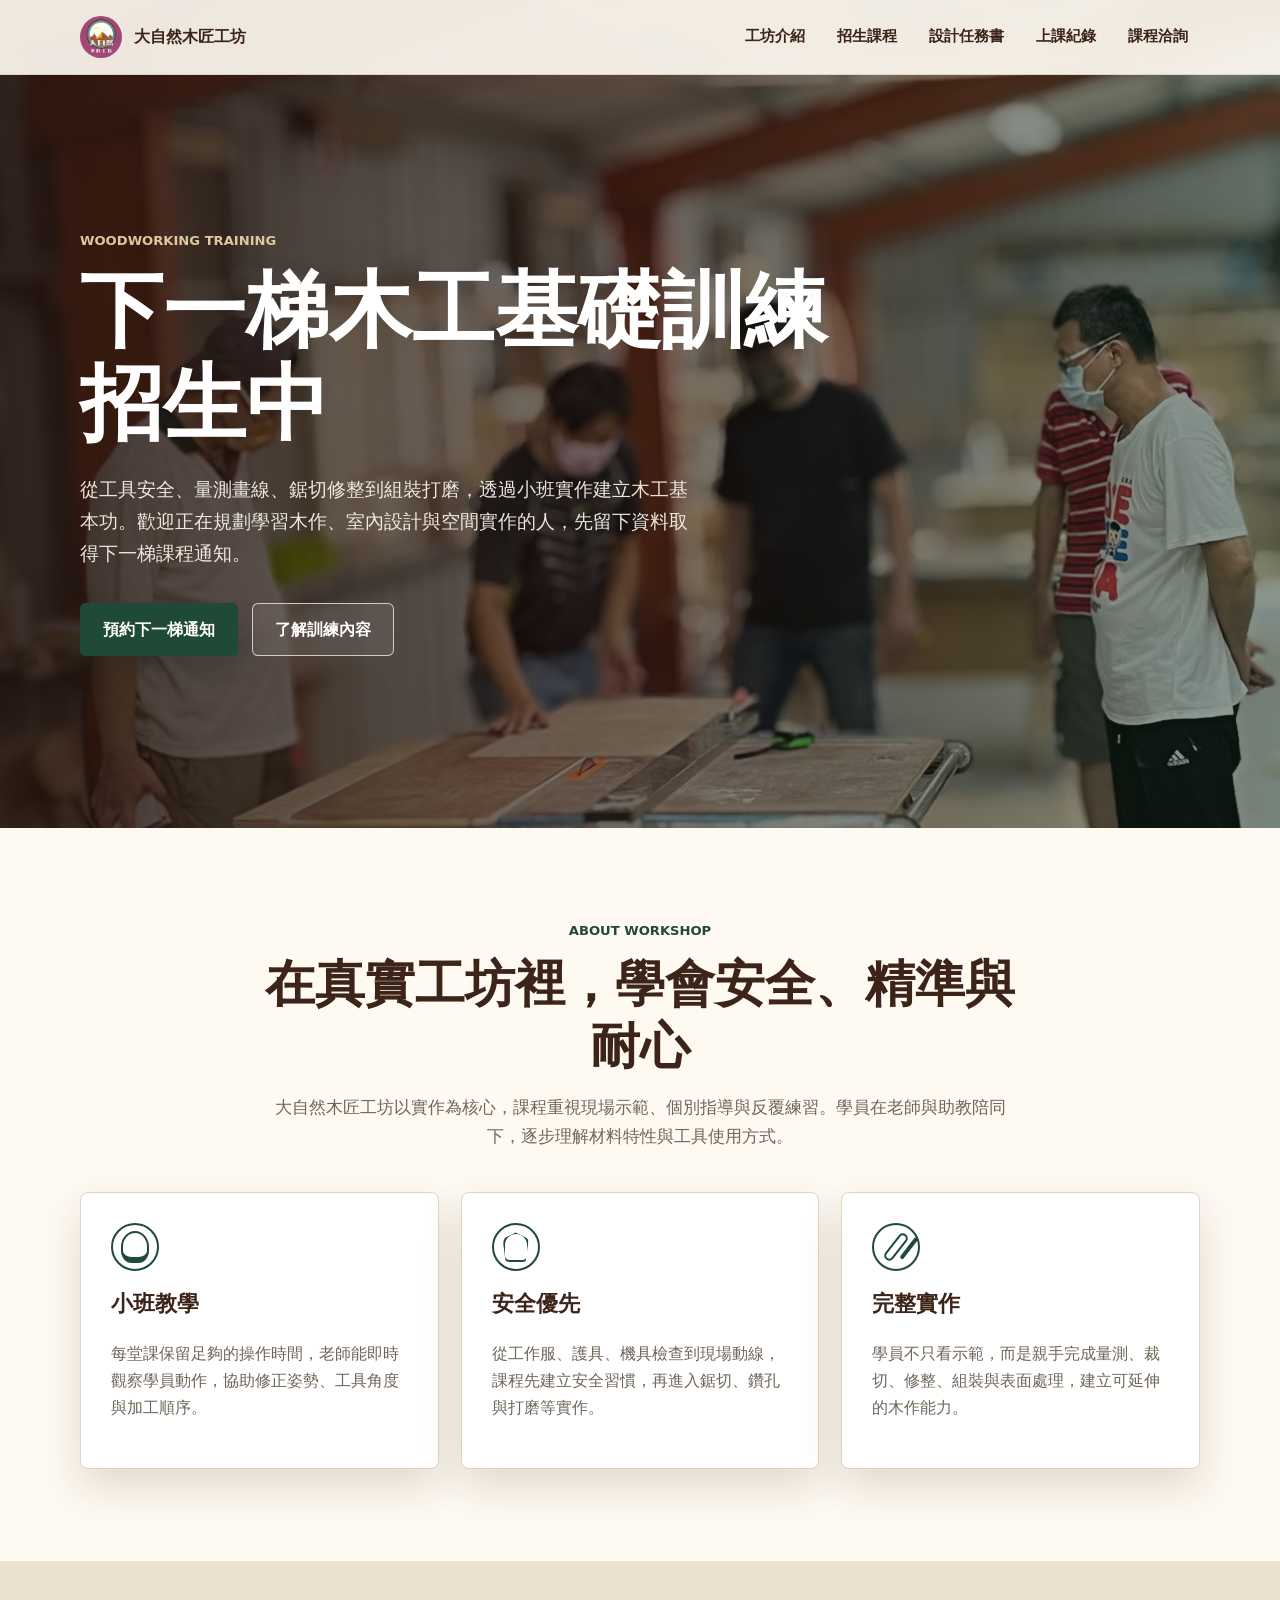
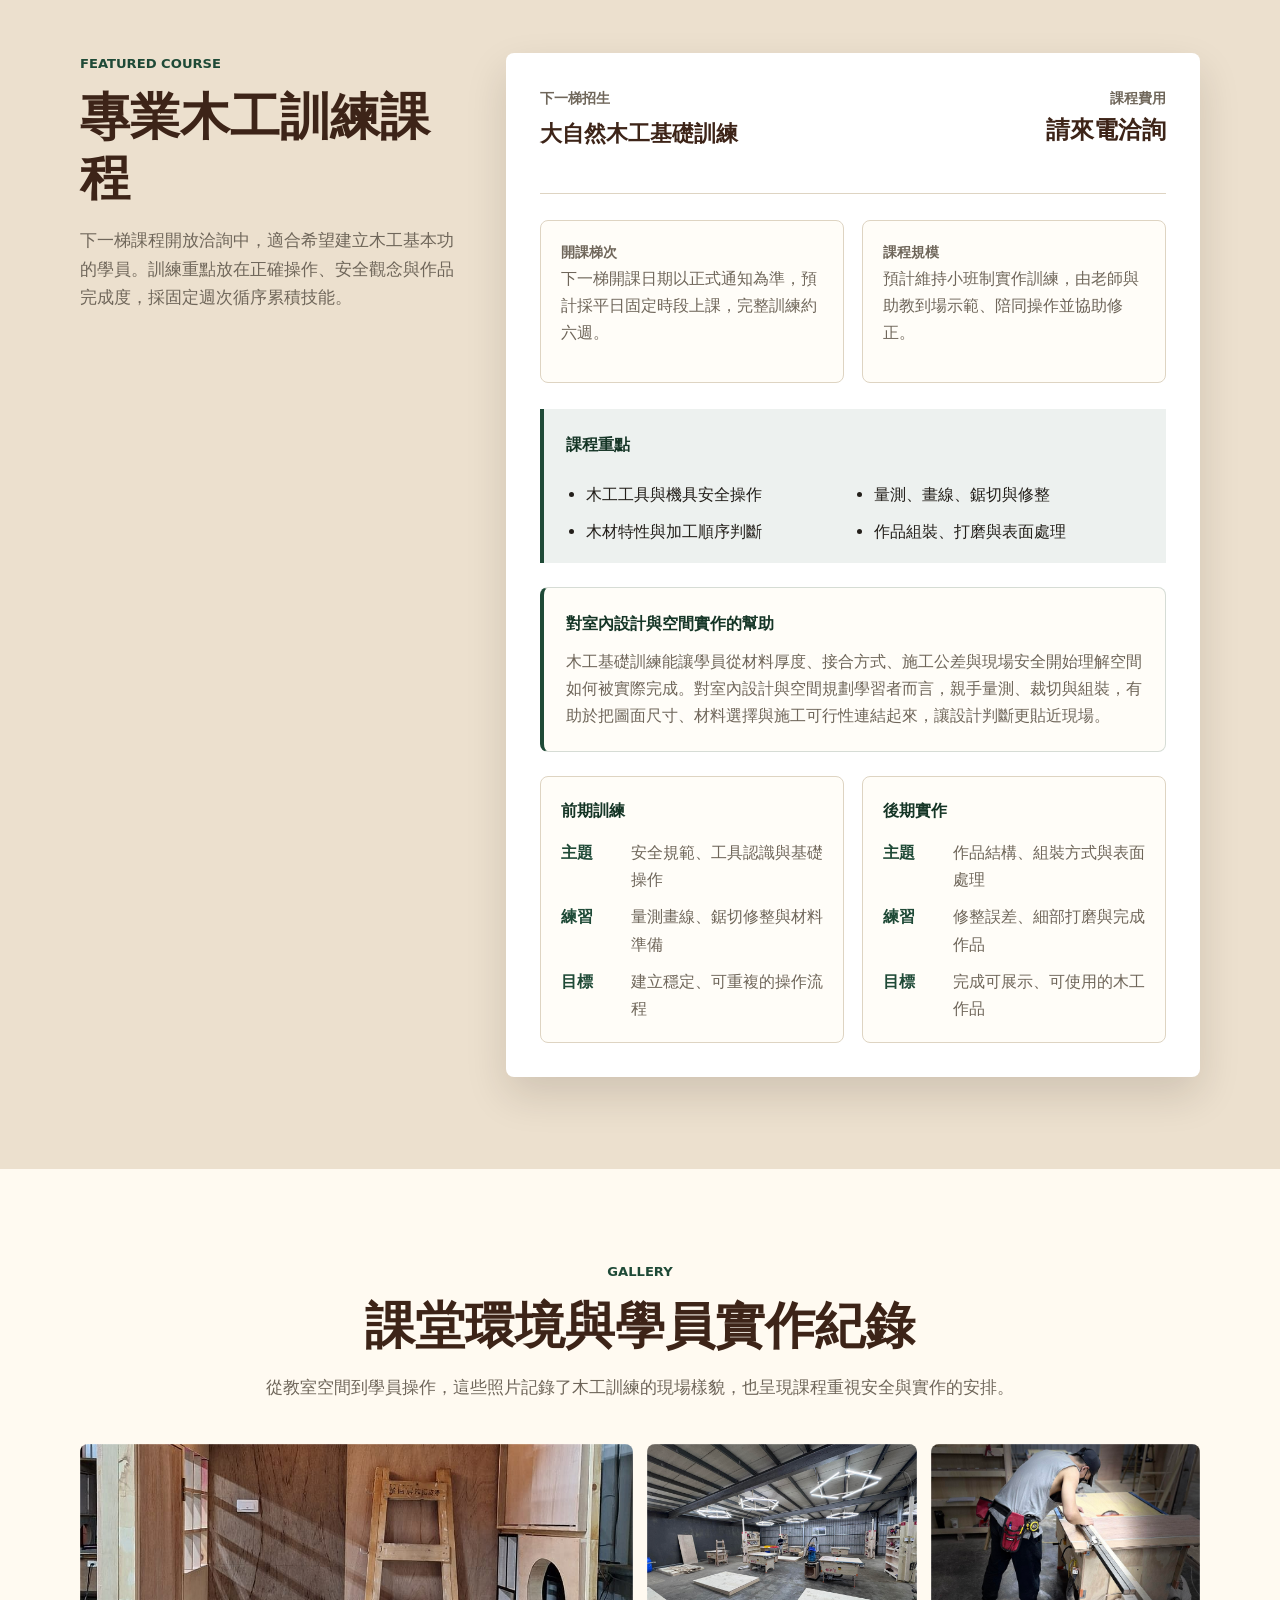
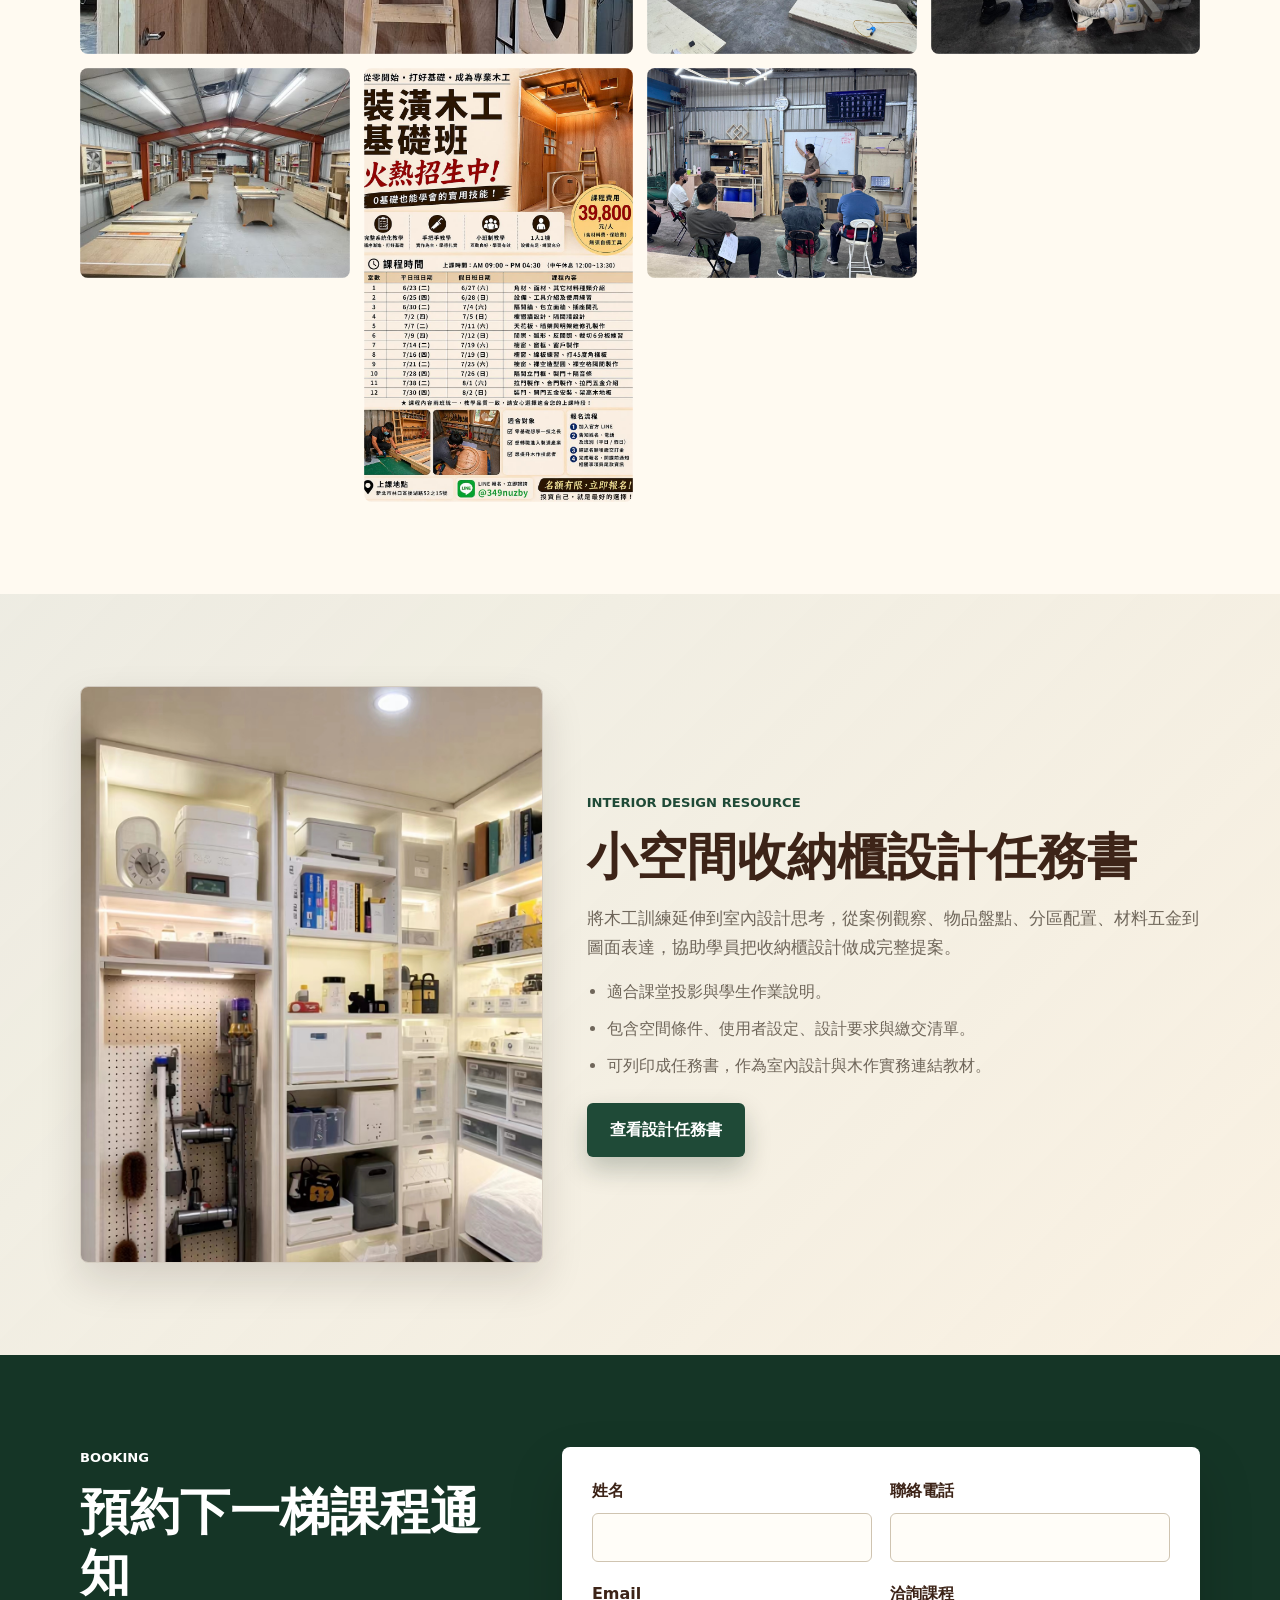
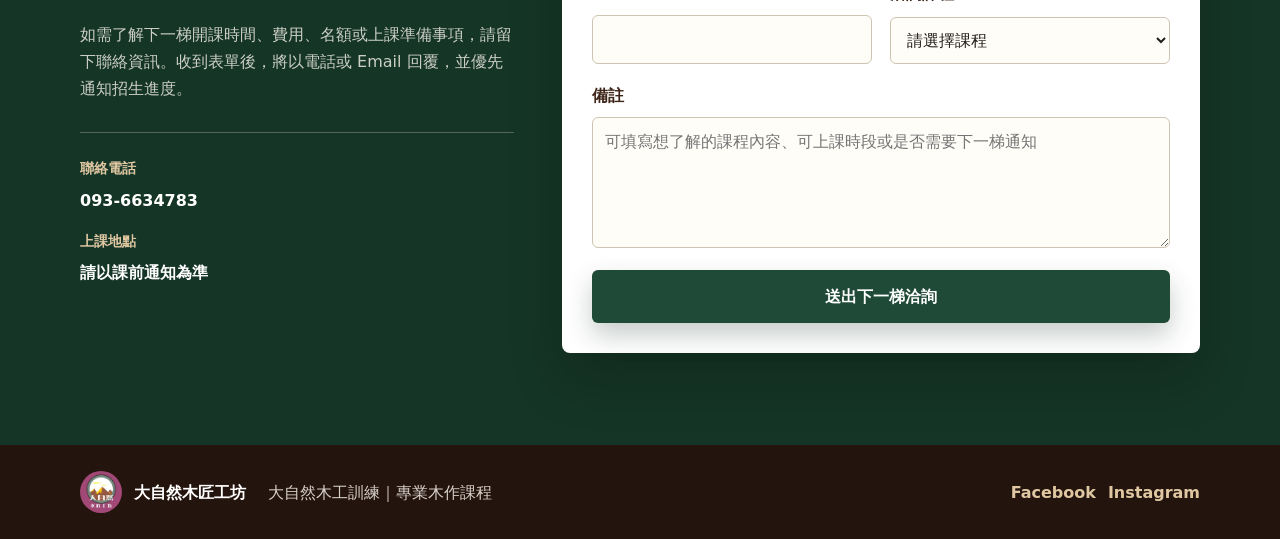
<file: index.html>
<!DOCTYPE html>
<html lang="zh-Hant">
<head>
  <meta charset="UTF-8">
  <meta name="viewport" content="width=device-width, initial-scale=1.0">
  <title>大自然木匠工坊｜木工基礎訓練招生中</title>
  <meta name="description" content="大自然木匠工坊木工基礎訓練下一梯招生中，從安全操作、工具認識到作品實作，陪伴學員建立扎實的木作基礎。">
  <link rel="stylesheet" href="styles.css">
</head>
<body>
  <header class="site-header">
    <nav class="nav-wrap" aria-label="主要導覽">
      <a class="brand" href="#top" aria-label="回到首頁">
        <img src="assets/logo.jpg" alt="大自然木匠工坊 Logo">
        <span>大自然木匠工坊</span>
      </a>
      <div class="nav-links">
        <a href="#about">工坊介紹</a>
        <a href="#courses">招生課程</a>
        <a href="#design-resource">設計任務書</a>
        <a href="#gallery">上課紀錄</a>
        <a href="#booking">課程洽詢</a>
      </div>
    </nav>
  </header>

  <main id="top">
    <section class="hero" aria-label="大自然木匠工坊木工訓練">
      <div class="hero-overlay"></div>
      <div class="hero-content">
        <p class="eyebrow">Woodworking Training</p>
        <h1>下一梯木工基礎訓練招生中</h1>
        <p class="hero-copy">從工具安全、量測畫線、鋸切修整到組裝打磨，透過小班實作建立木工基本功。歡迎正在規劃學習木作、室內設計與空間實作的人，先留下資料取得下一梯課程通知。</p>
        <div class="hero-actions">
          <a class="btn primary" href="#booking">預約下一梯通知</a>
          <a class="btn secondary" href="#courses">了解訓練內容</a>
        </div>
      </div>
    </section>

    <section id="about" class="section about-section">
      <div class="section-heading">
        <p class="eyebrow">About Workshop</p>
        <h2>在真實工坊裡，學會安全、精準與耐心</h2>
        <p>大自然木匠工坊以實作為核心，課程重視現場示範、個別指導與反覆練習。學員在老師與助教陪同下，逐步理解材料特性與工具使用方式。</p>
      </div>
      <div class="feature-grid">
        <article class="feature-card">
          <span class="line-icon icon-teacher" aria-hidden="true"></span>
          <h3>小班教學</h3>
          <p>每堂課保留足夠的操作時間，老師能即時觀察學員動作，協助修正姿勢、工具角度與加工順序。</p>
        </article>
        <article class="feature-card">
          <span class="line-icon icon-safety" aria-hidden="true"></span>
          <h3>安全優先</h3>
          <p>從工作服、護具、機具檢查到現場動線，課程先建立安全習慣，再進入鋸切、鑽孔與打磨等實作。</p>
        </article>
        <article class="feature-card">
          <span class="line-icon icon-tools" aria-hidden="true"></span>
          <h3>完整實作</h3>
          <p>學員不只看示範，而是親手完成量測、裁切、修整、組裝與表面處理，建立可延伸的木作能力。</p>
        </article>
      </div>
    </section>

    <section id="courses" class="section course-section">
      <div class="course-layout">
        <div class="section-heading align-left">
          <p class="eyebrow">Featured Course</p>
          <h2>專業木工訓練課程</h2>
          <p>下一梯課程開放洽詢中，適合希望建立木工基本功的學員。訓練重點放在正確操作、安全觀念與作品完成度，採固定週次循序累積技能。</p>
        </div>

        <article class="course-card">
          <div class="course-top">
            <div>
              <p class="course-label">下一梯招生</p>
              <h3>大自然木工基礎訓練</h3>
            </div>
            <div class="price">
              <span>課程費用</span>
              <strong>請來電洽詢</strong>
            </div>
          </div>

          <div class="course-info">
            <div>
              <span>開課梯次</span>
              <p>下一梯開課日期以正式通知為準，預計採平日固定時段上課，完整訓練約六週。</p>
            </div>
            <div>
              <span>課程規模</span>
              <p>預計維持小班制實作訓練，由老師與助教到場示範、陪同操作並協助修正。</p>
            </div>
          </div>

          <div class="teaching-points">
            <h4>課程重點</h4>
            <ul>
              <li>木工工具與機具安全操作</li>
              <li>量測、畫線、鋸切與修整</li>
              <li>木材特性與加工順序判斷</li>
              <li>作品組裝、打磨與表面處理</li>
            </ul>
          </div>

          <div class="design-note">
            <h4>對室內設計與空間實作的幫助</h4>
            <p>木工基礎訓練能讓學員從材料厚度、接合方式、施工公差與現場安全開始理解空間如何被實際完成。對室內設計與空間規劃學習者而言，親手量測、裁切與組裝，有助於把圖面尺寸、材料選擇與施工可行性連結起來，讓設計判斷更貼近現場。</p>
          </div>

          <div class="schedule-wrap" aria-label="課程安排">
            <div class="schedule-card">
              <h4>前期訓練</h4>
              <dl>
                <div><dt>主題</dt><dd>安全規範、工具認識與基礎操作</dd></div>
                <div><dt>練習</dt><dd>量測畫線、鋸切修整與材料準備</dd></div>
                <div><dt>目標</dt><dd>建立穩定、可重複的操作流程</dd></div>
              </dl>
            </div>
            <div class="schedule-card">
              <h4>後期實作</h4>
              <dl>
                <div><dt>主題</dt><dd>作品結構、組裝方式與表面處理</dd></div>
                <div><dt>練習</dt><dd>修整誤差、細部打磨與完成作品</dd></div>
                <div><dt>目標</dt><dd>完成可展示、可使用的木工作品</dd></div>
              </dl>
            </div>
          </div>
        </article>
      </div>
    </section>

    <section id="gallery" class="section gallery-section">
      <div class="section-heading">
        <p class="eyebrow">Gallery</p>
        <h2>課堂環境與學員實作紀錄</h2>
        <p>從教室空間到學員操作，這些照片記錄了木工訓練的現場樣貌，也呈現課程重視安全與實作的安排。</p>
      </div>
      <div class="gallery-grid">
        <figure class="wide"><img src="assets/classroom-1.jpg" alt="大自然木匠工坊教室環境"></figure>
        <figure><img src="assets/workshop-1.jpg" alt="木工課程工具與材料"></figure>
        <figure><img src="assets/student-1.jpg" alt="學員進行木工實作"></figure>
        <figure><img src="assets/classroom-2.jpg" alt="木工教室設備"></figure>
        <figure class="tall"><img src="assets/student-2.jpg" alt="學員操作木工工具"></figure>
        <figure><img src="assets/workshop-2.jpg" alt="木工訓練上課現場"></figure>
      </div>
    </section>

    <section id="design-resource" class="section design-resource-section">
      <div class="resource-layout">
        <div class="resource-media">
          <img src="assets/storage-case-main.jpg" alt="小空間收納櫃設計案例">
        </div>
        <div class="section-heading align-left">
          <p class="eyebrow">Interior Design Resource</p>
          <h2>小空間收納櫃設計任務書</h2>
          <p>將木工訓練延伸到室內設計思考，從案例觀察、物品盤點、分區配置、材料五金到圖面表達，協助學員把收納櫃設計做成完整提案。</p>
          <ul class="resource-list">
            <li>適合課堂投影與學生作業說明。</li>
            <li>包含空間條件、使用者設定、設計要求與繳交清單。</li>
            <li>可列印成任務書，作為室內設計與木作實務連結教材。</li>
          </ul>
          <a class="btn primary" href="design-task.html">查看設計任務書</a>
        </div>
      </div>
    </section>

    <section id="booking" class="section booking-section">
      <div class="booking-layout">
        <div class="booking-copy">
          <p class="eyebrow">Booking</p>
          <h2>預約下一梯課程通知</h2>
          <p>如需了解下一梯開課時間、費用、名額或上課準備事項，請留下聯絡資訊。收到表單後，將以電話或 Email 回覆，並優先通知招生進度。</p>
          <div class="contact-note">
            <span>聯絡電話</span>
            <strong>093-6634783</strong>
            <span>上課地點</span>
            <strong>請以課前通知為準</strong>
          </div>
        </div>

        <form class="booking-form" id="bookingForm" name="course-inquiry" method="POST" data-netlify="true" netlify-honeypot="bot-field">
          <input type="hidden" name="form-name" value="course-inquiry">
          <p class="hidden-field">
            <label>請勿填寫此欄位 <input name="bot-field"></label>
          </p>
          <div class="form-field">
            <label for="name">姓名</label>
            <input id="name" name="name" type="text" autocomplete="name" required>
          </div>
          <div class="form-field">
            <label for="phone">聯絡電話</label>
            <input id="phone" name="phone" type="tel" autocomplete="tel" required>
          </div>
          <div class="form-field">
            <label for="email">Email</label>
            <input id="email" name="email" type="email" autocomplete="email" required>
          </div>
          <div class="form-field">
            <label for="course">洽詢課程</label>
            <select id="course" name="course" required>
              <option value="">請選擇課程</option>
              <option value="大自然木工基礎訓練下一梯">大自然木工基礎訓練下一梯</option>
              <option value="木工基礎入門">木工基礎入門</option>
              <option value="課程資訊洽詢">課程資訊洽詢</option>
            </select>
          </div>
          <div class="form-field full">
            <label for="message">備註</label>
            <textarea id="message" name="message" rows="4" placeholder="可填寫想了解的課程內容、可上課時段或是否需要下一梯通知"></textarea>
          </div>
          <button class="btn primary submit-btn" type="submit">送出下一梯洽詢</button>
          <p class="form-status" id="formStatus" role="status" aria-live="polite"></p>
        </form>
      </div>
    </section>
  </main>

  <footer class="site-footer">
    <div>
      <img src="assets/logo.jpg" alt="大自然木匠工坊 Logo">
      <strong>大自然木匠工坊</strong>
    </div>
    <address>大自然木工訓練｜專業木作課程</address>
    <nav aria-label="社群連結">
      <a href="#" aria-label="Facebook 社群連結">Facebook</a>
      <a href="#" aria-label="Instagram 社群連結">Instagram</a>
    </nav>
  </footer>

  <script src="app.js"></script>
</body>
</html>
</file>
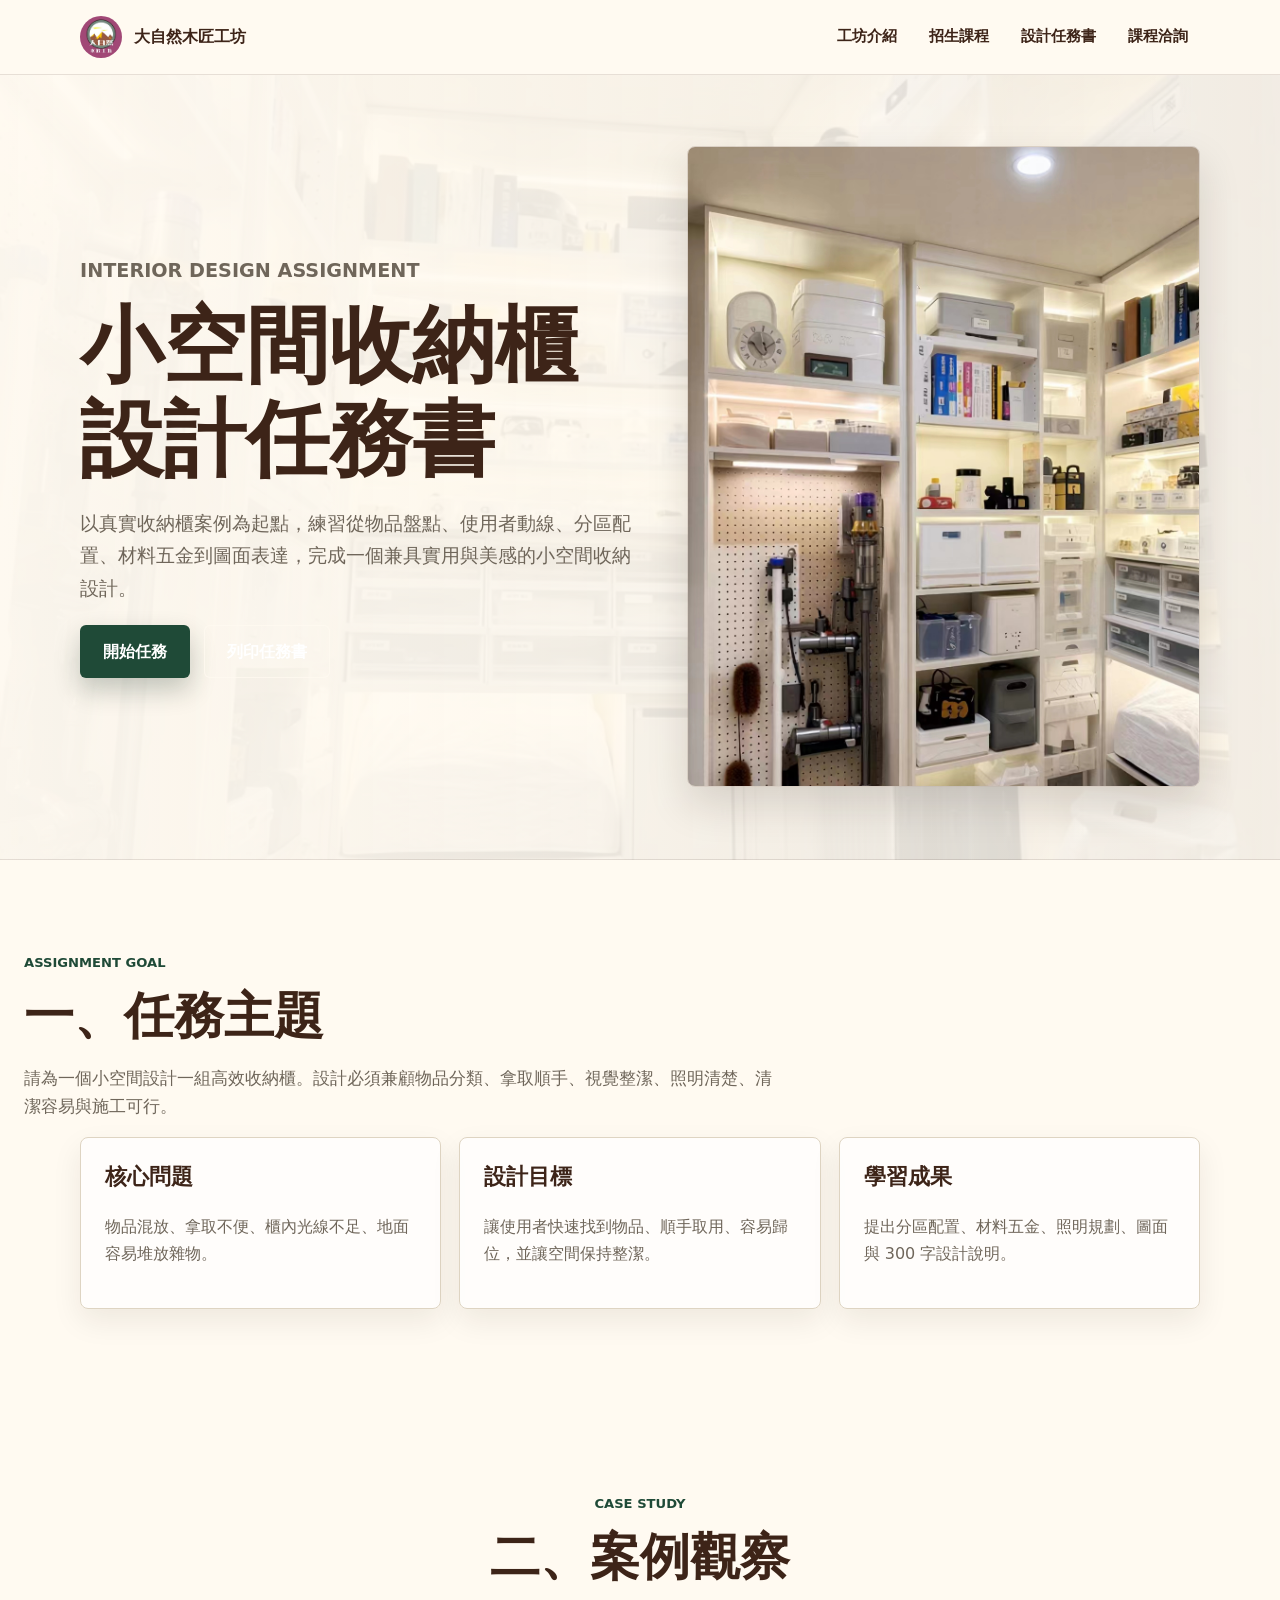
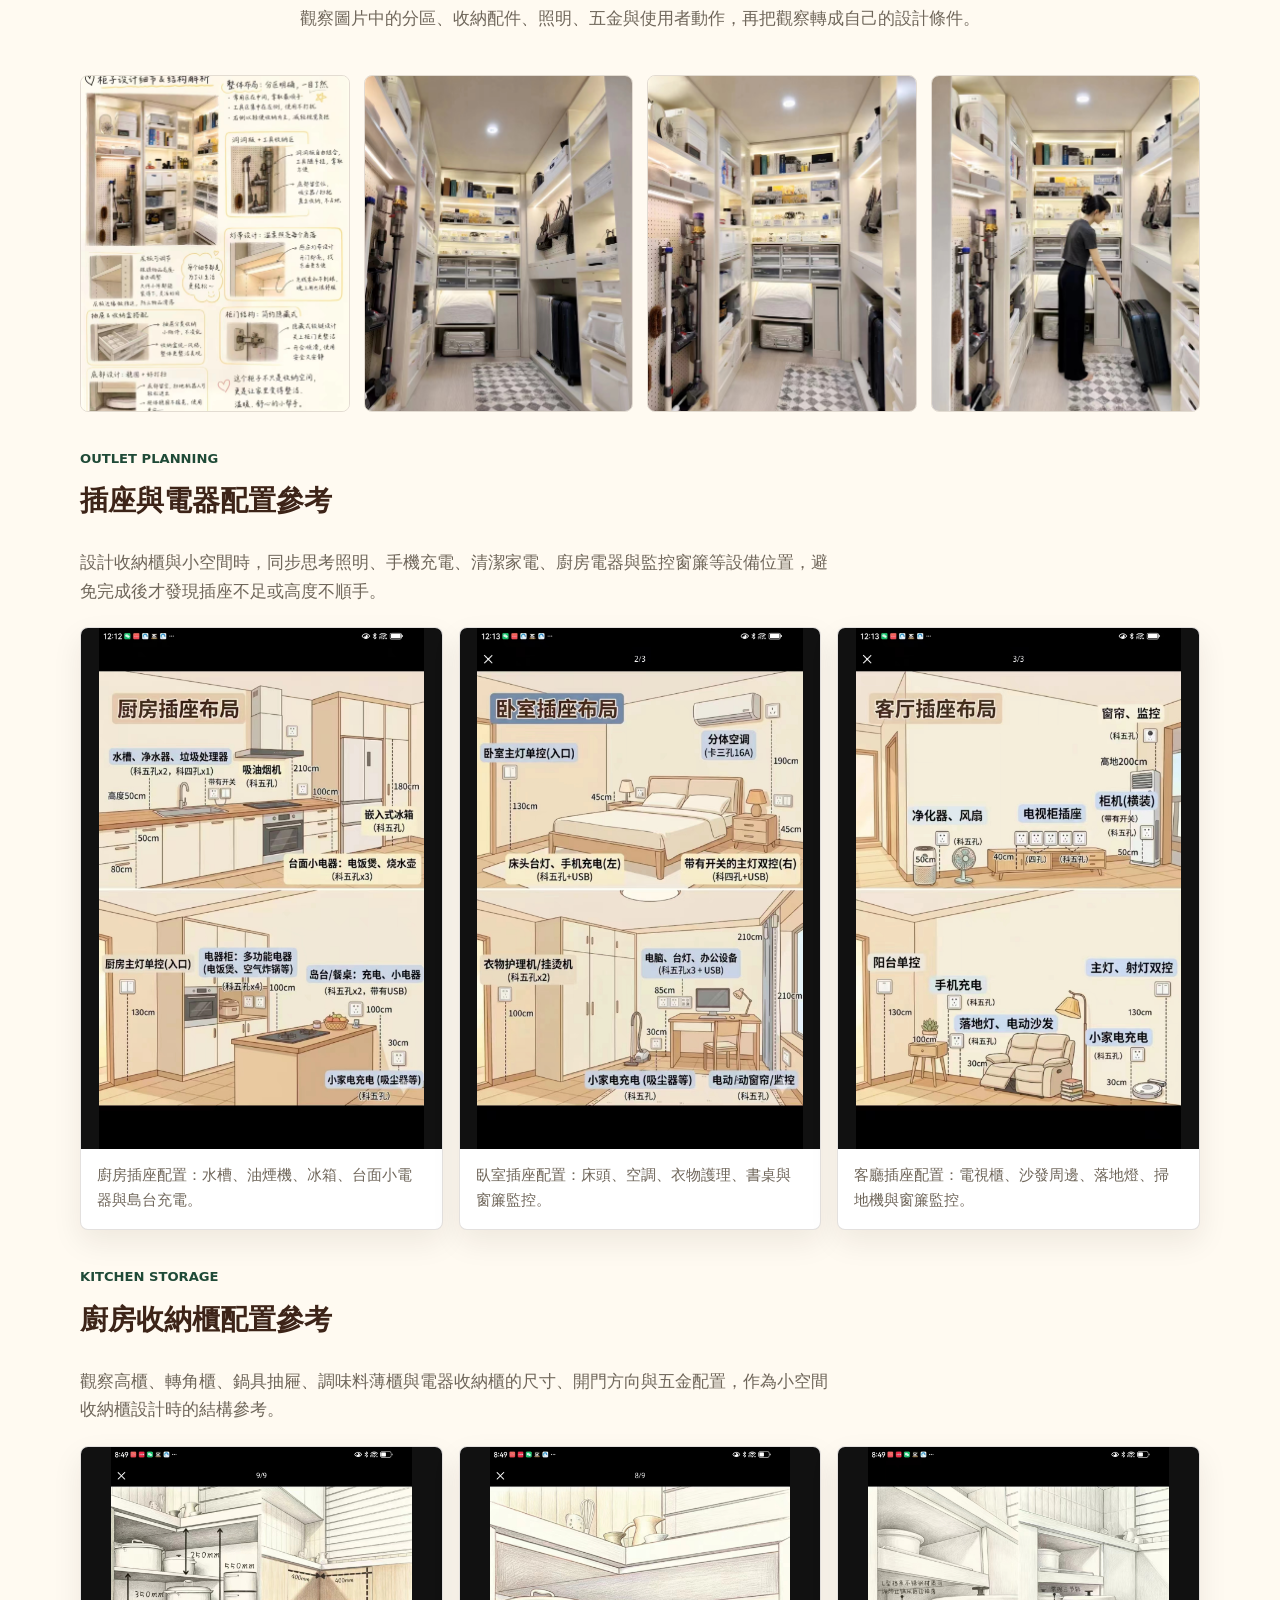
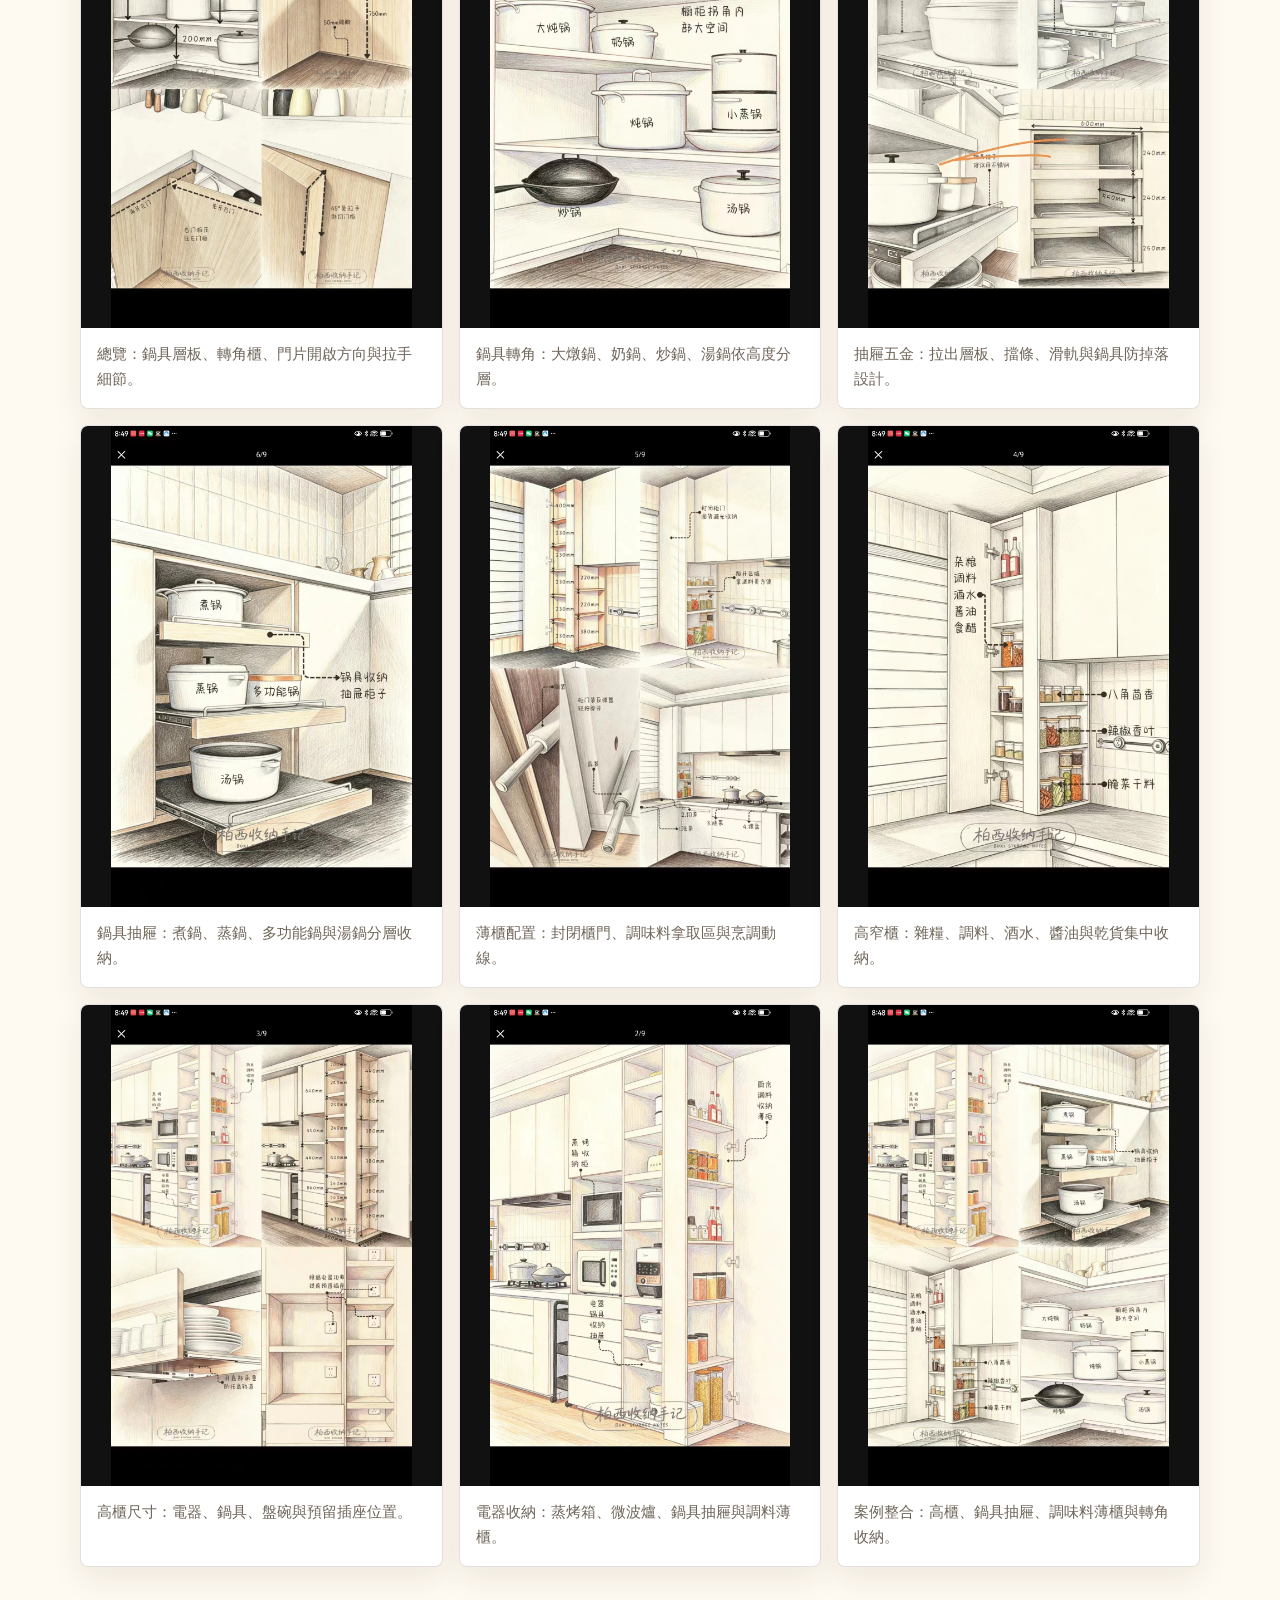
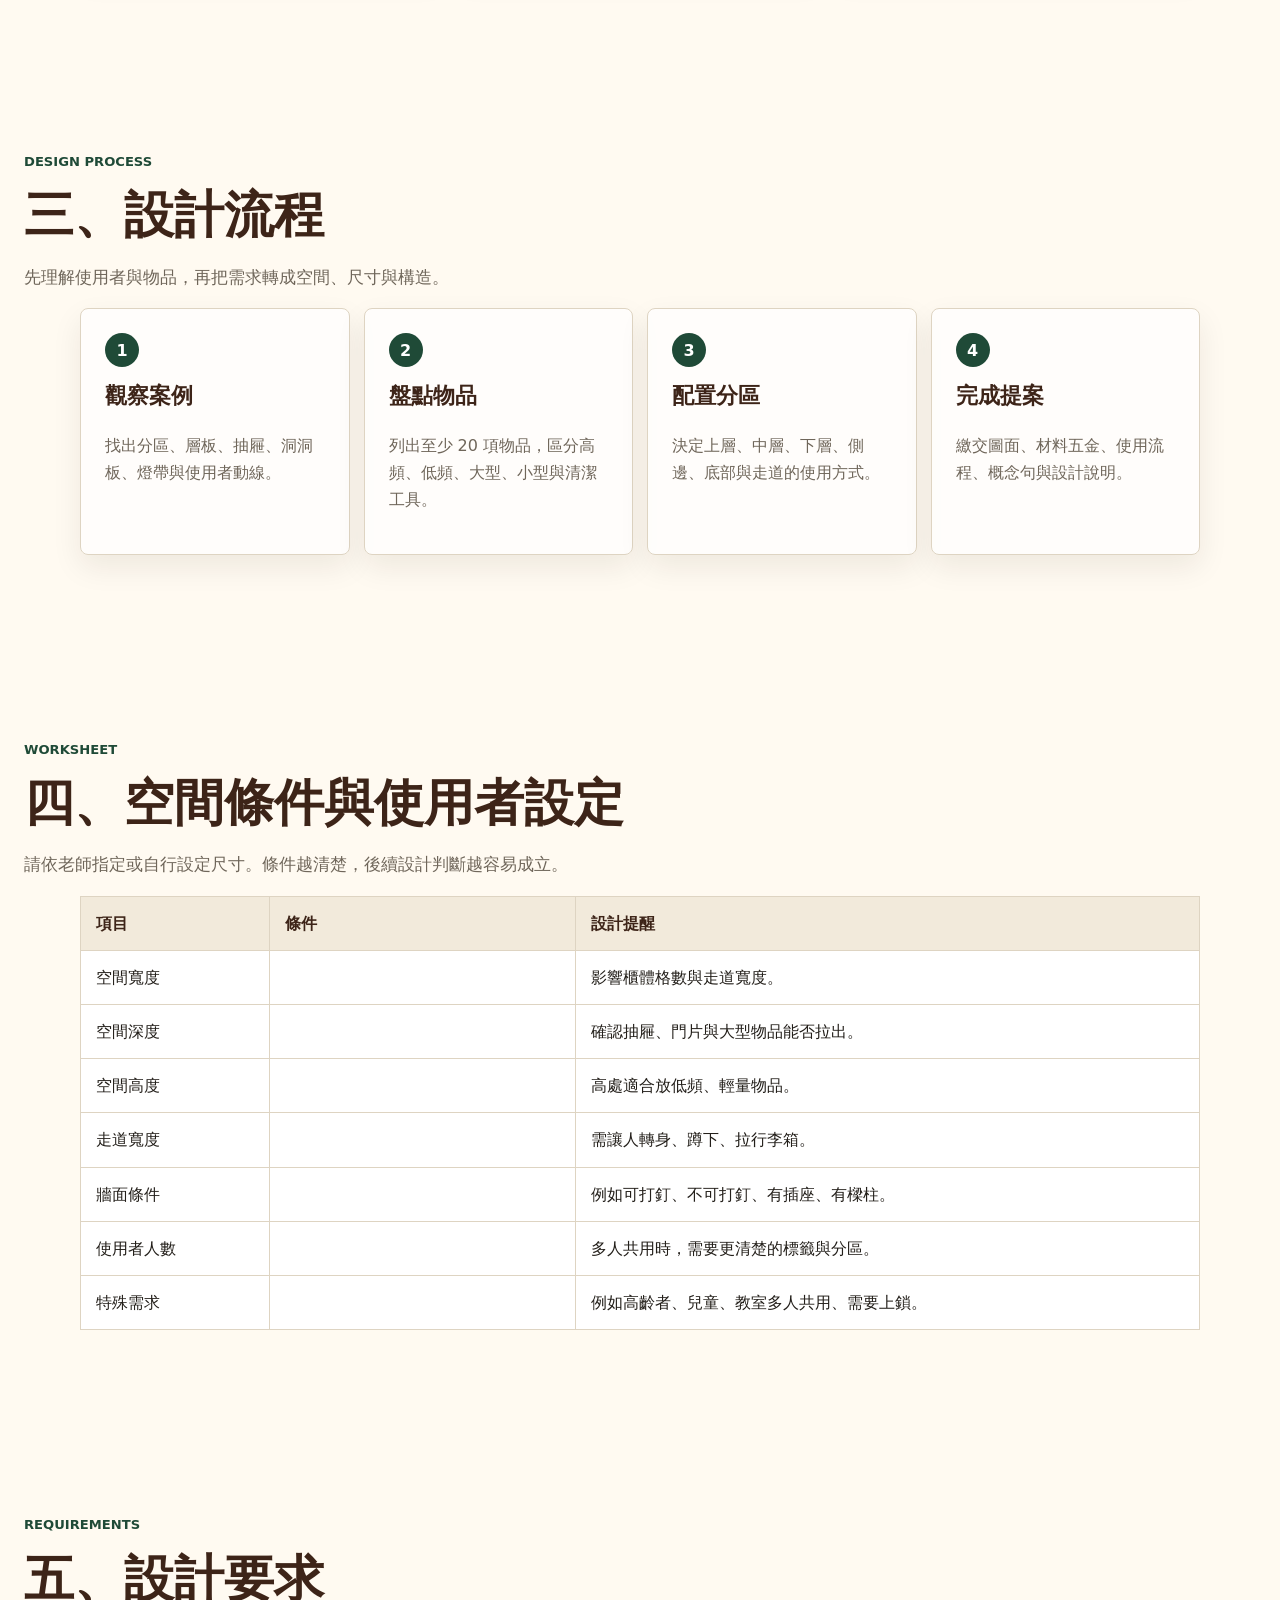
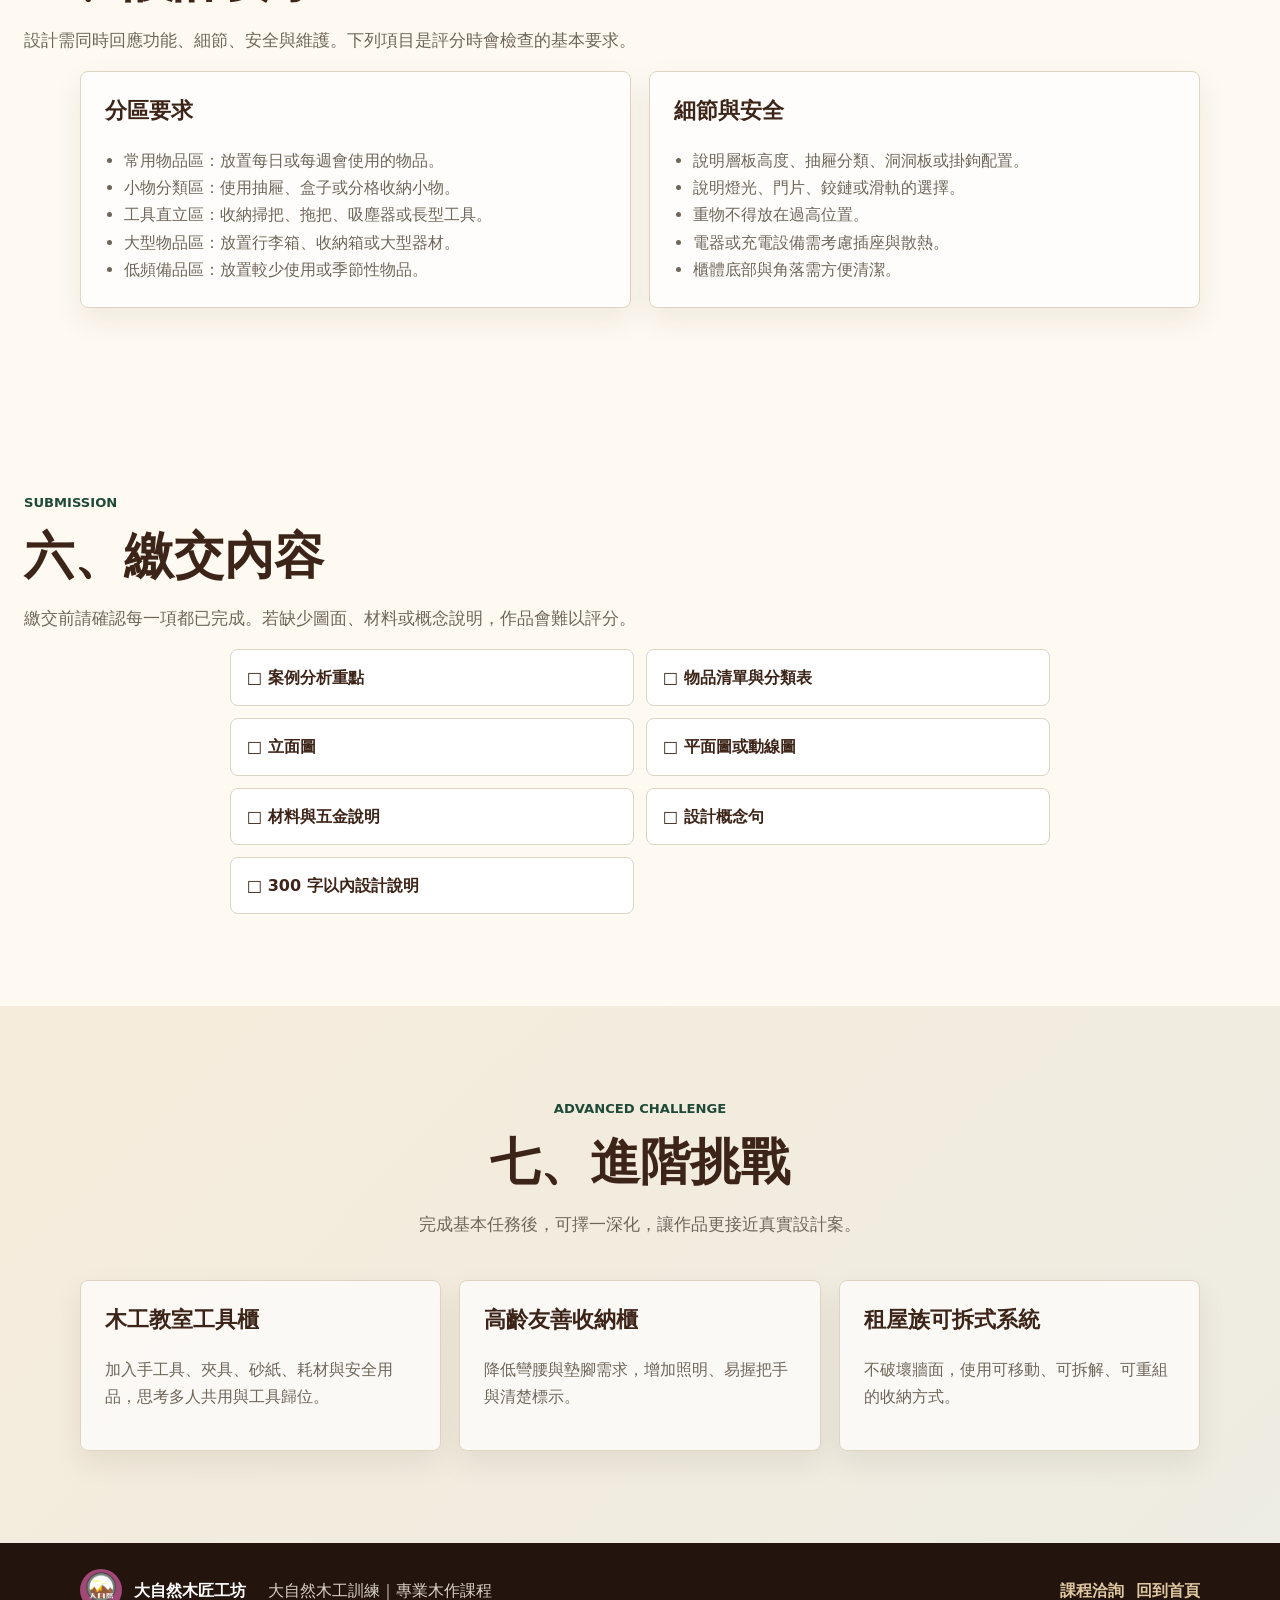
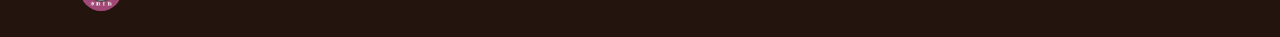
<file: design-task.html>
<!DOCTYPE html>
<html lang="zh-Hant">
<head>
  <meta charset="UTF-8">
  <meta name="viewport" content="width=device-width, initial-scale=1.0">
  <title>小空間收納櫃設計任務書｜大自然木匠工坊</title>
  <meta name="description" content="大自然木匠工坊室內設計教學資源：小空間收納櫃設計任務書，協助學員從案例觀察、物品盤點、分區配置到圖面提案。">
  <link rel="stylesheet" href="styles.css">
</head>
<body>
  <header class="site-header">
    <nav class="nav-wrap" aria-label="主要導覽">
      <a class="brand" href="index.html#top" aria-label="回到首頁">
        <img src="assets/logo.jpg" alt="大自然木匠工坊 Logo">
        <span>大自然木匠工坊</span>
      </a>
      <div class="nav-links">
        <a href="index.html#about">工坊介紹</a>
        <a href="index.html#courses">招生課程</a>
        <a href="index.html#design-resource">設計任務書</a>
        <a href="index.html#booking">課程洽詢</a>
      </div>
    </nav>
  </header>

  <main class="task-page">
    <section class="task-hero" aria-label="小空間收納櫃設計任務書">
      <div class="task-hero-copy">
        <p class="eyebrow">Interior Design Assignment</p>
        <h1>小空間收納櫃設計任務書</h1>
        <p>以真實收納櫃案例為起點，練習從物品盤點、使用者動線、分區配置、材料五金到圖面表達，完成一個兼具實用與美感的小空間收納設計。</p>
        <div class="hero-actions">
          <a class="btn primary" href="#task-start">開始任務</a>
          <a class="btn secondary" href="javascript:window.print()">列印任務書</a>
        </div>
      </div>
      <figure class="task-hero-image">
        <img src="assets/storage-case-main.jpg" alt="小空間收納櫃案例">
      </figure>
    </section>

    <section id="task-start" class="section task-section">
      <div class="section-heading align-left">
        <p class="eyebrow">Assignment Goal</p>
        <h2>一、任務主題</h2>
        <p>請為一個小空間設計一組高效收納櫃。設計必須兼顧物品分類、拿取順手、視覺整潔、照明清楚、清潔容易與施工可行。</p>
      </div>
      <div class="task-card-grid">
        <article class="task-info-card">
          <h3>核心問題</h3>
          <p>物品混放、拿取不便、櫃內光線不足、地面容易堆放雜物。</p>
        </article>
        <article class="task-info-card">
          <h3>設計目標</h3>
          <p>讓使用者快速找到物品、順手取用、容易歸位，並讓空間保持整潔。</p>
        </article>
        <article class="task-info-card">
          <h3>學習成果</h3>
          <p>提出分區配置、材料五金、照明規劃、圖面與 300 字設計說明。</p>
        </article>
      </div>
    </section>

    <section class="section task-section">
      <div class="section-heading">
        <p class="eyebrow">Case Study</p>
        <h2>二、案例觀察</h2>
        <p>觀察圖片中的分區、收納配件、照明、五金與使用者動作，再把觀察轉成自己的設計條件。</p>
      </div>
      <div class="task-gallery">
        <img src="assets/storage-use-1.jpg" alt="使用者拿取收納物品">
        <img src="assets/storage-case-front.jpg" alt="收納櫃正面分區">
        <img src="assets/storage-case-side.jpg" alt="包包與行李箱收納區">
        <img src="assets/storage-case-wide.jpg" alt="整體收納櫃空間">
      </div>
      <div class="reference-block">
        <div class="section-heading align-left">
          <p class="eyebrow">Outlet Planning</p>
          <h3>插座與電器配置參考</h3>
          <p>設計收納櫃與小空間時，同步思考照明、手機充電、清潔家電、廚房電器與監控窗簾等設備位置，避免完成後才發現插座不足或高度不順手。</p>
        </div>
        <div class="reference-gallery">
          <figure>
            <img src="assets/outlet-layout-kitchen.jpg" alt="廚房插座布局參考">
            <figcaption>廚房插座配置：水槽、油煙機、冰箱、台面小電器與島台充電。</figcaption>
          </figure>
          <figure>
            <img src="assets/outlet-layout-bedroom.jpg" alt="臥室插座布局參考">
            <figcaption>臥室插座配置：床頭、空調、衣物護理、書桌與窗簾監控。</figcaption>
          </figure>
          <figure>
            <img src="assets/outlet-layout-living.jpg" alt="客廳插座布局參考">
            <figcaption>客廳插座配置：電視櫃、沙發周邊、落地燈、掃地機與窗簾監控。</figcaption>
          </figure>
        </div>
      </div>
      <div class="reference-block">
        <div class="section-heading align-left">
          <p class="eyebrow">Kitchen Storage</p>
          <h3>廚房收納櫃配置參考</h3>
          <p>觀察高櫃、轉角櫃、鍋具抽屜、調味料薄櫃與電器收納櫃的尺寸、開門方向與五金配置，作為小空間收納櫃設計時的結構參考。</p>
        </div>
        <div class="reference-gallery dense">
          <figure>
            <img src="assets/kitchen-storage-overview.jpg" alt="廚房收納櫃尺寸與轉角配置總覽">
            <figcaption>總覽：鍋具層板、轉角櫃、門片開啟方向與拉手細節。</figcaption>
          </figure>
          <figure>
            <img src="assets/kitchen-storage-pot-corner.jpg" alt="廚房鍋具轉角櫃收納參考">
            <figcaption>鍋具轉角：大燉鍋、奶鍋、炒鍋、湯鍋依高度分層。</figcaption>
          </figure>
          <figure>
            <img src="assets/kitchen-storage-pullout-details.jpg" alt="廚房鍋具抽屜五金與尺寸參考">
            <figcaption>抽屜五金：拉出層板、擋條、滑軌與鍋具防掉落設計。</figcaption>
          </figure>
          <figure>
            <img src="assets/kitchen-storage-pot-drawers.jpg" alt="廚房鍋具抽屜櫃配置參考">
            <figcaption>鍋具抽屜：煮鍋、蒸鍋、多功能鍋與湯鍋分層收納。</figcaption>
          </figure>
          <figure>
            <img src="assets/kitchen-storage-side-cabinet.jpg" alt="廚房薄櫃與調味料收納參考">
            <figcaption>薄櫃配置：封閉櫃門、調味料拿取區與烹調動線。</figcaption>
          </figure>
          <figure>
            <img src="assets/kitchen-storage-spice-cabinet.jpg" alt="廚房調味料高窄櫃收納參考">
            <figcaption>高窄櫃：雜糧、調料、酒水、醬油與乾貨集中收納。</figcaption>
          </figure>
          <figure>
            <img src="assets/kitchen-storage-tall-cabinet-layout.jpg" alt="廚房高櫃尺寸與電器收納參考">
            <figcaption>高櫃尺寸：電器、鍋具、盤碗與預留插座位置。</figcaption>
          </figure>
          <figure>
            <img src="assets/kitchen-storage-appliance-cabinet.jpg" alt="廚房電器與調料收納櫃參考">
            <figcaption>電器收納：蒸烤箱、微波爐、鍋具抽屜與調料薄櫃。</figcaption>
          </figure>
          <figure>
            <img src="assets/kitchen-storage-composite.jpg" alt="廚房收納櫃設計案例總整理">
            <figcaption>案例整合：高櫃、鍋具抽屜、調味料薄櫃與轉角收納。</figcaption>
          </figure>
        </div>
      </div>
    </section>

    <section class="section task-section">
      <div class="section-heading align-left">
        <p class="eyebrow">Design Process</p>
        <h2>三、設計流程</h2>
        <p>先理解使用者與物品，再把需求轉成空間、尺寸與構造。</p>
      </div>
      <div class="task-steps">
        <article>
          <span>1</span>
          <h3>觀察案例</h3>
          <p>找出分區、層板、抽屜、洞洞板、燈帶與使用者動線。</p>
        </article>
        <article>
          <span>2</span>
          <h3>盤點物品</h3>
          <p>列出至少 20 項物品，區分高頻、低頻、大型、小型與清潔工具。</p>
        </article>
        <article>
          <span>3</span>
          <h3>配置分區</h3>
          <p>決定上層、中層、下層、側邊、底部與走道的使用方式。</p>
        </article>
        <article>
          <span>4</span>
          <h3>完成提案</h3>
          <p>繳交圖面、材料五金、使用流程、概念句與設計說明。</p>
        </article>
      </div>
    </section>

    <section class="section task-section">
      <div class="section-heading align-left">
        <p class="eyebrow">Worksheet</p>
        <h2>四、空間條件與使用者設定</h2>
        <p>請依老師指定或自行設定尺寸。條件越清楚，後續設計判斷越容易成立。</p>
      </div>
      <div class="task-table-wrap">
        <table class="task-table">
          <thead>
            <tr><th>項目</th><th>條件</th><th>設計提醒</th></tr>
          </thead>
          <tbody>
            <tr><td>空間寬度</td><td></td><td>影響櫃體格數與走道寬度。</td></tr>
            <tr><td>空間深度</td><td></td><td>確認抽屜、門片與大型物品能否拉出。</td></tr>
            <tr><td>空間高度</td><td></td><td>高處適合放低頻、輕量物品。</td></tr>
            <tr><td>走道寬度</td><td></td><td>需讓人轉身、蹲下、拉行李箱。</td></tr>
            <tr><td>牆面條件</td><td></td><td>例如可打釘、不可打釘、有插座、有樑柱。</td></tr>
            <tr><td>使用者人數</td><td></td><td>多人共用時，需要更清楚的標籤與分區。</td></tr>
            <tr><td>特殊需求</td><td></td><td>例如高齡者、兒童、教室多人共用、需要上鎖。</td></tr>
          </tbody>
        </table>
      </div>
    </section>

    <section class="section task-section">
      <div class="section-heading align-left">
        <p class="eyebrow">Requirements</p>
        <h2>五、設計要求</h2>
        <p>設計需同時回應功能、細節、安全與維護。下列項目是評分時會檢查的基本要求。</p>
      </div>
      <div class="task-requirements">
        <article>
          <h3>分區要求</h3>
          <ul>
            <li>常用物品區：放置每日或每週會使用的物品。</li>
            <li>小物分類區：使用抽屜、盒子或分格收納小物。</li>
            <li>工具直立區：收納掃把、拖把、吸塵器或長型工具。</li>
            <li>大型物品區：放置行李箱、收納箱或大型器材。</li>
            <li>低頻備品區：放置較少使用或季節性物品。</li>
          </ul>
        </article>
        <article>
          <h3>細節與安全</h3>
          <ul>
            <li>說明層板高度、抽屜分類、洞洞板或掛鉤配置。</li>
            <li>說明燈光、門片、鉸鏈或滑軌的選擇。</li>
            <li>重物不得放在過高位置。</li>
            <li>電器或充電設備需考慮插座與散熱。</li>
            <li>櫃體底部與角落需方便清潔。</li>
          </ul>
        </article>
      </div>
    </section>

    <section class="section task-section">
      <div class="section-heading align-left">
        <p class="eyebrow">Submission</p>
        <h2>六、繳交內容</h2>
        <p>繳交前請確認每一項都已完成。若缺少圖面、材料或概念說明，作品會難以評分。</p>
      </div>
      <ul class="task-checklist">
        <li>□ 案例分析重點</li>
        <li>□ 物品清單與分類表</li>
        <li>□ 立面圖</li>
        <li>□ 平面圖或動線圖</li>
        <li>□ 材料與五金說明</li>
        <li>□ 設計概念句</li>
        <li>□ 300 字以內設計說明</li>
      </ul>
    </section>

    <section class="section task-section task-challenge">
      <div class="section-heading">
        <p class="eyebrow">Advanced Challenge</p>
        <h2>七、進階挑戰</h2>
        <p>完成基本任務後，可擇一深化，讓作品更接近真實設計案。</p>
      </div>
      <div class="task-card-grid">
        <article class="task-info-card">
          <h3>木工教室工具櫃</h3>
          <p>加入手工具、夾具、砂紙、耗材與安全用品，思考多人共用與工具歸位。</p>
        </article>
        <article class="task-info-card">
          <h3>高齡友善收納櫃</h3>
          <p>降低彎腰與墊腳需求，增加照明、易握把手與清楚標示。</p>
        </article>
        <article class="task-info-card">
          <h3>租屋族可拆式系統</h3>
          <p>不破壞牆面，使用可移動、可拆解、可重組的收納方式。</p>
        </article>
      </div>
    </section>
  </main>

  <footer class="site-footer">
    <div>
      <img src="assets/logo.jpg" alt="大自然木匠工坊 Logo">
      <strong>大自然木匠工坊</strong>
    </div>
    <address>大自然木工訓練｜專業木作課程</address>
    <nav aria-label="社群連結">
      <a href="index.html#booking">課程洽詢</a>
      <a href="index.html#top">回到首頁</a>
    </nav>
  </footer>

  <script src="app.js"></script>
</body>
</html>
</file>
<file: styles.css>
:root {
  --walnut: #3d2418;
  --walnut-deep: #24140e;
  --oak: #f2eadb;
  --oak-strong: #dfc7a2;
  --forest: #1f4a37;
  --forest-dark: #153526;
  --ink: #231f1a;
  --muted: #6f665a;
  --line: #ded4c2;
  --white: #fffaf1;
  --plain-white: #ffffff;
  --shadow: 0 18px 42px rgba(36, 20, 14, 0.14);
}

* {
  box-sizing: border-box;
}

html {
  scroll-behavior: smooth;
  scroll-padding-top: 88px;
}

body {
  margin: 0;
  color: var(--ink);
  background: var(--white);
  font-family: "Microsoft JhengHei", "PingFang TC", "Noto Sans TC", system-ui, sans-serif;
  line-height: 1.7;
}

img {
  display: block;
  max-width: 100%;
}

a {
  color: inherit;
  text-decoration: none;
}

.site-header {
  position: fixed;
  inset: 0 0 auto;
  z-index: 20;
  background: rgba(255, 250, 241, 0.92);
  border-bottom: 1px solid rgba(61, 36, 24, 0.12);
  backdrop-filter: blur(14px);
}

.nav-wrap {
  display: flex;
  align-items: center;
  justify-content: space-between;
  width: min(1120px, calc(100% - 40px));
  min-height: 74px;
  margin: 0 auto;
  gap: 24px;
}

.brand {
  display: inline-flex;
  align-items: center;
  gap: 12px;
  color: var(--walnut);
  font-size: 1rem;
  font-weight: 700;
  white-space: nowrap;
}

.brand img,
.site-footer img {
  width: 42px;
  height: 42px;
  border-radius: 50%;
  object-fit: cover;
}

.nav-links {
  display: flex;
  align-items: center;
  gap: 8px;
  font-size: 0.95rem;
  font-weight: 700;
}

.nav-links a {
  padding: 10px 12px;
  border-radius: 6px;
  color: var(--walnut);
}

.nav-links a:hover,
.nav-links a:focus-visible {
  background: rgba(31, 74, 55, 0.1);
  outline: none;
}

.hero {
  position: relative;
  min-height: 92vh;
  display: grid;
  align-items: center;
  padding: 136px 24px 78px;
  color: var(--plain-white);
  background: url("assets/hero.jpg") center 42% / cover no-repeat;
}

.hero-overlay {
  position: absolute;
  inset: 0;
  background:
    linear-gradient(90deg, rgba(36, 20, 14, 0.82), rgba(36, 20, 14, 0.52) 48%, rgba(21, 53, 38, 0.38)),
    rgba(0, 0, 0, 0.14);
}

.hero-content {
  position: relative;
  z-index: 1;
  width: min(1120px, 100%);
  margin: 0 auto;
}

.eyebrow {
  margin: 0 0 12px;
  color: var(--forest);
  font-size: 0.82rem;
  font-weight: 800;
  letter-spacing: 0;
  text-transform: uppercase;
}

.hero .eyebrow {
  color: var(--oak-strong);
}

h1,
h2,
h3,
h4,
p {
  margin-top: 0;
}

h1 {
  max-width: 760px;
  margin-bottom: 22px;
  font-size: clamp(2.55rem, 7vw, 5.2rem);
  line-height: 1.12;
  letter-spacing: 0;
}

h2 {
  margin-bottom: 16px;
  color: var(--walnut);
  font-size: clamp(2rem, 4vw, 3.1rem);
  line-height: 1.24;
  letter-spacing: 0;
}

h3 {
  color: var(--walnut);
  font-size: 1.35rem;
  line-height: 1.35;
}

h4 {
  color: var(--forest-dark);
  font-size: 1.02rem;
}

.hero-copy {
  max-width: 620px;
  margin-bottom: 34px;
  color: rgba(255, 250, 241, 0.9);
  font-size: 1.18rem;
}

.hero-actions {
  display: flex;
  flex-wrap: wrap;
  gap: 14px;
}

.btn {
  display: inline-flex;
  align-items: center;
  justify-content: center;
  min-height: 48px;
  padding: 12px 22px;
  border: 1px solid transparent;
  border-radius: 6px;
  font: inherit;
  font-weight: 800;
  cursor: pointer;
  transition: transform 0.2s ease, box-shadow 0.2s ease, background 0.2s ease;
}

.btn:hover,
.btn:focus-visible {
  transform: translateY(-1px);
  outline: none;
}

.btn.primary {
  color: var(--plain-white);
  background: var(--forest);
  box-shadow: 0 12px 26px rgba(15, 40, 28, 0.24);
}

.btn.primary:hover,
.btn.primary:focus-visible {
  background: var(--forest-dark);
}

.btn.secondary {
  color: var(--plain-white);
  border-color: rgba(255, 250, 241, 0.72);
  background: rgba(255, 250, 241, 0.08);
}

.section {
  padding: 92px 24px;
}

.section-heading {
  width: min(760px, 100%);
  margin: 0 auto 42px;
  text-align: center;
}

.section-heading p:not(.eyebrow) {
  color: var(--muted);
  font-size: 1.05rem;
}

.align-left {
  margin: 0;
  text-align: left;
}

.feature-grid,
.course-layout,
.gallery-grid,
.booking-layout {
  width: min(1120px, 100%);
  margin: 0 auto;
}

.feature-grid {
  display: grid;
  grid-template-columns: repeat(3, minmax(0, 1fr));
  gap: 22px;
}

.feature-card {
  padding: 30px;
  border: 1px solid var(--line);
  border-radius: 8px;
  background: var(--plain-white);
  box-shadow: var(--shadow);
}

.line-icon {
  display: grid;
  place-items: center;
  width: 48px;
  height: 48px;
  margin-bottom: 18px;
  border: 2px solid var(--forest);
  border-radius: 50%;
  color: var(--forest);
}

.line-icon::before {
  content: "";
  display: block;
  width: 24px;
  height: 24px;
  border: 2px solid currentColor;
}

.icon-teacher::before {
  border-radius: 50% 50% 38% 38%;
  border-bottom-width: 6px;
}

.icon-safety::before {
  width: 22px;
  height: 26px;
  border-radius: 14px 14px 7px 7px;
  clip-path: polygon(50% 0, 100% 22%, 88% 100%, 12% 100%, 0 22%);
}

.icon-tools::before {
  width: 6px;
  height: 28px;
  border-radius: 8px;
  transform: rotate(38deg);
  box-shadow: 11px -7px 0 -3px currentColor;
}

.feature-card p,
.course-card p,
.booking-copy p {
  color: var(--muted);
}

.course-section {
  background: #ece0ce;
}

.course-layout {
  display: grid;
  grid-template-columns: minmax(260px, 0.82fr) minmax(0, 1.5fr);
  align-items: start;
  gap: 46px;
}

.course-card {
  padding: 34px;
  border-radius: 8px;
  background: var(--plain-white);
  box-shadow: var(--shadow);
}

.course-top {
  display: flex;
  justify-content: space-between;
  gap: 24px;
  padding-bottom: 24px;
  border-bottom: 1px solid var(--line);
}

.course-label {
  margin-bottom: 8px;
  color: var(--forest);
  font-size: 0.88rem;
  font-weight: 800;
}

.price {
  min-width: 150px;
  text-align: right;
}

.price span,
.course-info span,
.contact-note span {
  display: block;
  color: var(--muted);
  font-size: 0.86rem;
  font-weight: 700;
}

.price strong {
  color: var(--walnut);
  font-size: 1.5rem;
}

.course-info {
  display: grid;
  grid-template-columns: repeat(2, minmax(0, 1fr));
  gap: 18px;
  margin: 26px 0;
}

.course-info div,
.schedule-card {
  padding: 20px;
  border: 1px solid var(--line);
  border-radius: 8px;
  background: #fffdf8;
}

.teaching-points {
  margin: 0 0 24px;
  padding: 22px 22px 18px;
  border-left: 4px solid var(--forest);
  background: rgba(31, 74, 55, 0.08);
}

.design-note {
  margin: 0 0 24px;
  padding: 22px;
  border: 1px solid rgba(31, 74, 55, 0.18);
  border-left: 4px solid var(--forest);
  border-radius: 8px;
  background: #fffdf8;
}

.design-note h4 {
  margin-bottom: 10px;
}

.design-note p {
  margin-bottom: 0;
}

.teaching-points ul {
  display: grid;
  grid-template-columns: repeat(2, minmax(0, 1fr));
  gap: 10px 18px;
  margin: 0;
  padding-left: 20px;
  color: var(--ink);
}

.schedule-wrap {
  display: grid;
  grid-template-columns: repeat(2, minmax(0, 1fr));
  gap: 18px;
}

.schedule-card h4 {
  margin-bottom: 14px;
}

.schedule-card dl {
  display: grid;
  gap: 10px;
  margin: 0;
}

.schedule-card div {
  display: grid;
  grid-template-columns: 58px 1fr;
  gap: 12px;
}

.schedule-card dt {
  color: var(--forest);
  font-weight: 800;
}

.schedule-card dd {
  margin: 0;
  color: var(--muted);
}

.gallery-grid {
  display: grid;
  grid-template-columns: repeat(4, minmax(0, 1fr));
  grid-auto-rows: 210px;
  gap: 14px;
}

.gallery-grid figure {
  position: relative;
  margin: 0;
  overflow: hidden;
  border-radius: 8px;
  background: var(--line);
}

.gallery-grid figure::after {
  content: "";
  position: absolute;
  inset: 0;
  box-shadow: inset 0 0 0 1px rgba(255, 255, 255, 0.16);
}

.gallery-grid img {
  width: 100%;
  height: 100%;
  object-fit: cover;
}

.gallery-grid .wide {
  grid-column: span 2;
}

.gallery-grid .tall {
  grid-row: span 2;
}

.booking-section {
  background: var(--forest-dark);
  color: var(--plain-white);
}

.booking-layout {
  display: grid;
  grid-template-columns: minmax(260px, 0.85fr) minmax(0, 1.25fr);
  gap: 48px;
  align-items: start;
}

.booking-copy h2,
.booking-copy .eyebrow {
  color: var(--plain-white);
}

.booking-copy p {
  color: rgba(255, 250, 241, 0.78);
}

.contact-note {
  display: grid;
  gap: 6px;
  margin-top: 30px;
  padding-top: 24px;
  border-top: 1px solid rgba(255, 250, 241, 0.25);
}

.contact-note span {
  color: var(--oak-strong);
}

.contact-note strong {
  margin-bottom: 10px;
  color: var(--plain-white);
}

.booking-form {
  display: grid;
  grid-template-columns: repeat(2, minmax(0, 1fr));
  gap: 18px;
  padding: 30px;
  border-radius: 8px;
  background: var(--plain-white);
  color: var(--ink);
  box-shadow: 0 26px 54px rgba(0, 0, 0, 0.18);
}

.form-field {
  display: grid;
  gap: 8px;
}

.form-field.full,
.hidden-field,
.submit-btn,
.form-status {
  grid-column: 1 / -1;
}

.hidden-field {
  display: none;
}

label {
  color: var(--walnut);
  font-weight: 800;
}

input,
select,
textarea {
  width: 100%;
  min-height: 46px;
  border: 1px solid #cfc4b1;
  border-radius: 6px;
  padding: 10px 12px;
  color: var(--ink);
  background: #fffdf8;
  font: inherit;
}

textarea {
  min-height: 112px;
  resize: vertical;
}

input:focus,
select:focus,
textarea:focus {
  border-color: var(--forest);
  outline: 3px solid rgba(31, 74, 55, 0.16);
}

.submit-btn {
  width: 100%;
  margin-top: 4px;
}

.form-status {
  display: none;
  margin: 0;
  padding: 14px 16px;
  border-radius: 6px;
  color: var(--forest-dark);
  background: rgba(31, 74, 55, 0.12);
  font-weight: 700;
}

.form-status.is-visible {
  display: block;
}

.site-footer {
  display: grid;
  grid-template-columns: auto 1fr auto;
  align-items: center;
  gap: 22px;
  padding: 26px max(24px, calc((100% - 1120px) / 2));
  color: rgba(255, 250, 241, 0.82);
  background: var(--walnut-deep);
}

.site-footer div,
.site-footer nav {
  display: flex;
  align-items: center;
  gap: 12px;
}

.site-footer strong {
  color: var(--plain-white);
}

.site-footer address {
  font-style: normal;
}

.site-footer a {
  color: var(--oak-strong);
  font-weight: 700;
}

.design-resource-section {
  background:
    linear-gradient(135deg, rgba(31, 74, 55, 0.08), rgba(223, 199, 162, 0.18)),
    var(--white);
}

.resource-layout {
  display: grid;
  grid-template-columns: minmax(280px, 0.86fr) minmax(0, 1.14fr);
  gap: 44px;
  align-items: center;
  width: min(1120px, 100%);
  margin: 0 auto;
}

.resource-media {
  overflow: hidden;
  border: 1px solid rgba(61, 36, 24, 0.16);
  border-radius: 8px;
  box-shadow: var(--shadow);
}

.resource-media img {
  width: 100%;
  aspect-ratio: 4 / 5;
  object-fit: cover;
}

.resource-list {
  display: grid;
  gap: 10px;
  margin: 0 0 24px;
  padding-left: 1.25rem;
  color: var(--muted);
}

.task-page {
  padding-top: 74px;
}

.task-hero {
  display: grid;
  grid-template-columns: minmax(0, 1.05fr) minmax(300px, 0.95fr);
  gap: 40px;
  align-items: center;
  min-height: 86vh;
  padding: 72px max(24px, calc((100% - 1120px) / 2));
  background:
    linear-gradient(90deg, rgba(255, 250, 241, 0.98), rgba(255, 250, 241, 0.84)),
    url("assets/storage-case-front.jpg") center / cover;
  border-bottom: 1px solid rgba(61, 36, 24, 0.12);
}

.task-hero-copy h1 {
  color: var(--walnut);
}

.task-hero-copy p {
  max-width: 680px;
  color: var(--muted);
  font-size: 1.2rem;
}

.task-hero-image {
  margin: 0;
  overflow: hidden;
  border: 1px solid rgba(61, 36, 24, 0.16);
  border-radius: 8px;
  box-shadow: var(--shadow);
}

.task-hero-image img {
  width: 100%;
  aspect-ratio: 4 / 5;
  object-fit: cover;
}

.task-section {
  background: var(--white);
}

.task-card-grid {
  display: grid;
  grid-template-columns: repeat(3, minmax(0, 1fr));
  gap: 18px;
  width: min(1120px, 100%);
  margin: 0 auto;
}

.task-info-card,
.task-steps article,
.task-requirements article {
  padding: 24px;
  border: 1px solid var(--line);
  border-radius: 8px;
  background: rgba(255, 255, 255, 0.72);
  box-shadow: 0 12px 30px rgba(36, 20, 14, 0.08);
}

.task-info-card h3,
.task-steps h3,
.task-requirements h3 {
  color: var(--walnut);
}

.task-info-card p,
.task-steps p,
.task-requirements li {
  color: var(--muted);
}

.task-gallery {
  display: grid;
  grid-template-columns: repeat(4, minmax(0, 1fr));
  gap: 14px;
  width: min(1120px, 100%);
  margin: 0 auto;
}

.task-gallery img {
  width: 100%;
  aspect-ratio: 4 / 5;
  object-fit: cover;
  border: 1px solid rgba(61, 36, 24, 0.14);
  border-radius: 8px;
}

.reference-block {
  width: min(1120px, 100%);
  margin: 36px auto 0;
}

.reference-block .section-heading {
  margin-bottom: 22px;
}

.reference-block .section-heading h3 {
  color: var(--walnut);
  font-size: clamp(1.45rem, 2.2vw, 2rem);
}

.reference-gallery {
  display: grid;
  grid-template-columns: repeat(3, minmax(0, 1fr));
  gap: 16px;
}

.reference-gallery figure {
  margin: 0;
  overflow: hidden;
  border: 1px solid rgba(61, 36, 24, 0.14);
  border-radius: 8px;
  background: var(--plain-white);
  box-shadow: 0 12px 30px rgba(36, 20, 14, 0.08);
}

.reference-gallery img {
  width: 100%;
  aspect-ratio: 9 / 13;
  object-fit: contain;
  background: #111;
}

.reference-gallery.dense img {
  aspect-ratio: 9 / 12;
}

.reference-gallery figcaption {
  padding: 14px 16px 16px;
  color: var(--muted);
  font-size: 0.95rem;
  line-height: 1.65;
}

.task-steps {
  display: grid;
  grid-template-columns: repeat(4, minmax(0, 1fr));
  gap: 14px;
  width: min(1120px, 100%);
  margin: 0 auto;
}

.task-steps span {
  display: inline-flex;
  align-items: center;
  justify-content: center;
  width: 34px;
  height: 34px;
  margin-bottom: 14px;
  border-radius: 50%;
  color: var(--plain-white);
  background: var(--forest);
  font-weight: 800;
}

.task-table-wrap {
  width: min(1120px, 100%);
  margin: 0 auto;
  overflow-x: auto;
}

.task-table {
  width: 100%;
  min-width: 720px;
  border-collapse: collapse;
  background: var(--plain-white);
  border: 1px solid var(--line);
}

.task-table th,
.task-table td {
  padding: 13px 15px;
  border: 1px solid var(--line);
  text-align: left;
  vertical-align: top;
}

.task-table th {
  color: var(--walnut);
  background: var(--oak);
}

.task-table td:nth-child(2) {
  min-width: 180px;
}

.task-requirements {
  display: grid;
  grid-template-columns: repeat(2, minmax(0, 1fr));
  gap: 18px;
  width: min(1120px, 100%);
  margin: 0 auto;
}

.task-requirements ul {
  margin-bottom: 0;
  padding-left: 1.2rem;
}

.task-checklist {
  display: grid;
  grid-template-columns: repeat(2, minmax(0, 1fr));
  gap: 12px;
  width: min(820px, 100%);
  margin: 0 auto;
  padding: 0;
  list-style: none;
}

.task-checklist li {
  padding: 14px 16px;
  border: 1px solid var(--line);
  border-radius: 8px;
  background: var(--plain-white);
  color: var(--walnut);
  font-weight: 700;
}

.task-challenge {
  background: linear-gradient(135deg, rgba(223, 199, 162, 0.28), rgba(31, 74, 55, 0.08));
}

@media (max-width: 860px) {
  .nav-wrap {
    align-items: flex-start;
    flex-direction: column;
    gap: 10px;
    padding: 10px 0;
  }

  .nav-links {
    width: 100%;
    justify-content: space-between;
    gap: 4px;
    overflow-x: auto;
    white-space: nowrap;
  }

  .nav-links a {
    padding: 8px 10px;
  }

  .hero {
    min-height: 86vh;
    padding-top: 150px;
  }

  .feature-grid,
  .course-layout,
  .booking-layout,
  .resource-layout,
  .task-hero,
  .task-requirements {
    grid-template-columns: 1fr;
  }

  .course-layout,
  .booking-layout,
  .resource-layout,
  .task-hero {
    gap: 28px;
  }

  .task-page {
    padding-top: 126px;
  }

  .task-card-grid,
  .task-steps,
  .task-gallery,
  .reference-gallery {
    grid-template-columns: repeat(2, minmax(0, 1fr));
  }

  .gallery-grid {
    grid-template-columns: repeat(2, minmax(0, 1fr));
    grid-auto-rows: 180px;
  }

  .site-footer {
    grid-template-columns: 1fr;
  }
}

@media (max-width: 640px) {
  .nav-wrap {
    width: min(100% - 28px, 1120px);
  }

  .brand span {
    font-size: 0.95rem;
  }

  .nav-links {
    font-size: 0.88rem;
  }

  .section {
    padding: 68px 18px;
  }

  .hero {
    min-height: 88vh;
    padding: 142px 18px 62px;
    background-position: center center;
  }

  .task-page {
    padding-top: 132px;
  }

  .task-hero {
    min-height: auto;
    padding: 46px 18px 54px;
  }

  .hero-actions,
  .btn {
    width: 100%;
  }

  .course-card,
  .booking-form,
  .feature-card,
  .task-info-card,
  .task-steps article,
  .task-requirements article {
    padding: 22px;
  }

  .course-top,
  .course-info,
  .teaching-points ul,
  .schedule-wrap,
  .booking-form {
    grid-template-columns: 1fr;
  }

  .course-top {
    display: grid;
  }

  .price {
    text-align: left;
  }

  .schedule-card div {
    grid-template-columns: 48px 1fr;
  }

  .gallery-grid {
    grid-template-columns: 1fr;
    grid-auto-rows: 230px;
  }

  .task-card-grid,
  .task-steps,
  .task-gallery,
  .reference-gallery,
  .task-checklist {
    grid-template-columns: 1fr;
  }

  .gallery-grid .wide,
  .gallery-grid .tall {
    grid-column: auto;
    grid-row: auto;
  }
}

@media print {
  .site-header,
  .site-footer,
  .hero-actions,
  .task-gallery,
  .task-hero-image {
    display: none;
  }

  .task-page {
    padding-top: 0;
  }

  .task-hero,
  .section {
    min-height: auto;
    padding: 24px 0;
    background: #fff;
  }

  .task-card-grid,
  .task-steps,
  .task-requirements,
  .task-checklist {
    grid-template-columns: 1fr;
  }
}
</file>
